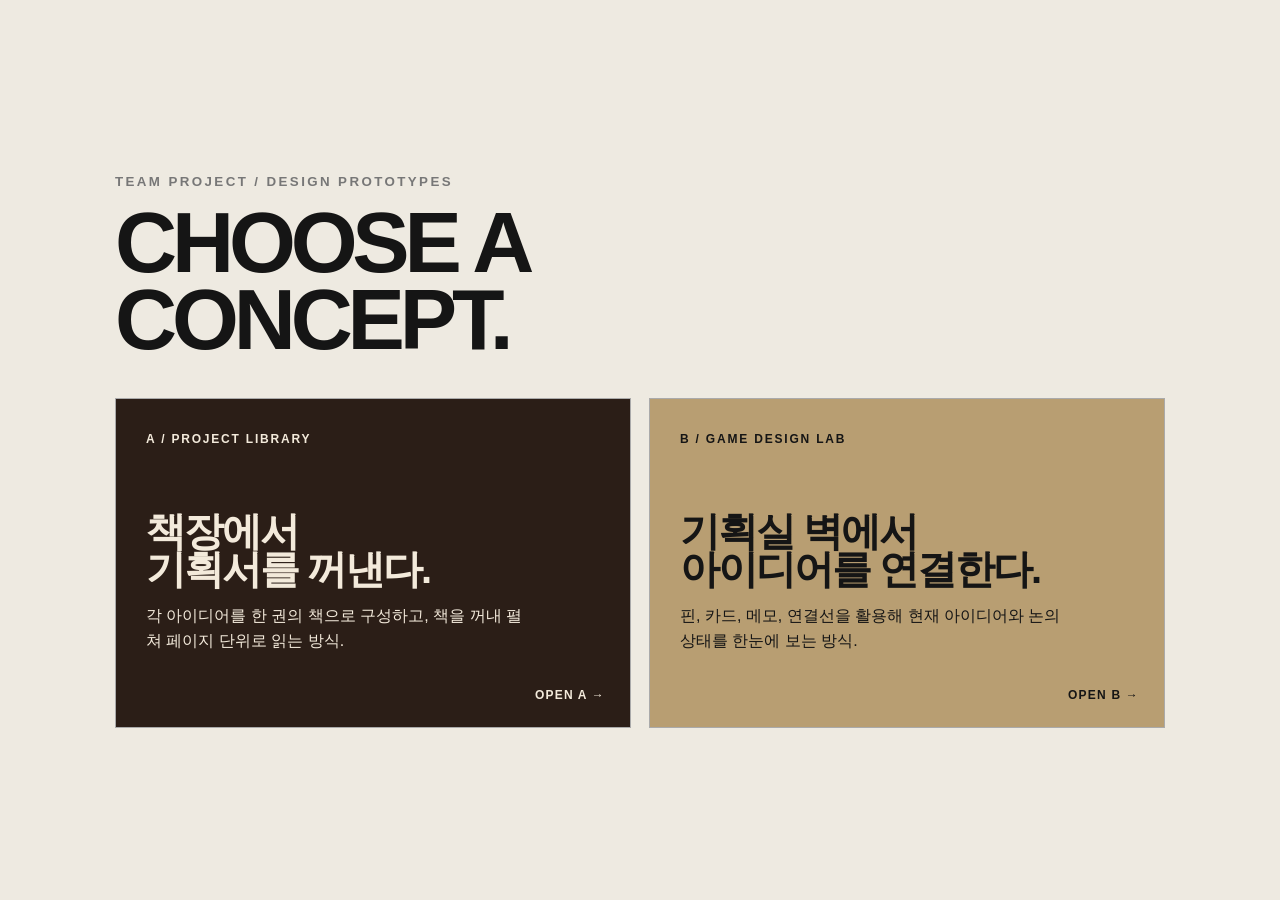
<file: index.html>
<!doctype html><html lang="ko"><head><meta charset="utf-8"><meta name="viewport" content="width=device-width,initial-scale=1"><title>Team Project Concept — Design A/B</title><style>
*{box-sizing:border-box}body{margin:0;min-height:100vh;font-family:Arial,sans-serif;background:#eeeae1;color:#151515;display:grid;place-items:center}.wrap{width:min(1050px,90vw)}small{font-weight:800;letter-spacing:.18em;color:#777}h1{font-size:clamp(44px,7vw,86px);line-height:.9;letter-spacing:-.06em;margin:14px 0 40px}.grid{display:grid;grid-template-columns:1fr 1fr;gap:18px}.card{display:block;color:inherit;text-decoration:none;padding:30px;min-height:330px;border:1px solid #aaa;background:#f7f4ec;position:relative;overflow:hidden;transition:.25s}.card:hover{transform:translateY(-6px);box-shadow:0 20px 40px #0002}.card.a{background:#2b1e17;color:#f3eadb}.card.b{background:#b89e72}.num{font-size:12px;font-weight:800;letter-spacing:.15em}.card h2{font-size:40px;line-height:.95;margin:65px 0 12px;letter-spacing:-.05em}.card p{max-width:390px;line-height:1.55}.go{position:absolute;right:25px;bottom:25px;font-weight:800;font-size:12px;letter-spacing:.1em}@media(max-width:700px){.grid{grid-template-columns:1fr}}
</style></head><body><main class="wrap"><small>TEAM PROJECT / DESIGN PROTOTYPES</small><h1>CHOOSE A<br>CONCEPT.</h1><div class="grid"><a class="card a" href="A_LIBRARY/index.html"><span class="num">A / PROJECT LIBRARY</span><h2>책장에서<br>기획서를 꺼낸다.</h2><p>각 아이디어를 한 권의 책으로 구성하고, 책을 꺼내 펼쳐 페이지 단위로 읽는 방식.</p><span class="go">OPEN A →</span></a><a class="card b" href="B_DESIGN_LAB/index.html"><span class="num">B / GAME DESIGN LAB</span><h2>기획실 벽에서<br>아이디어를 연결한다.</h2><p>핀, 카드, 메모, 연결선을 활용해 현재 아이디어와 논의 상태를 한눈에 보는 방식.</p><span class="go">OPEN B →</span></a></div></main></body></html>
</file>
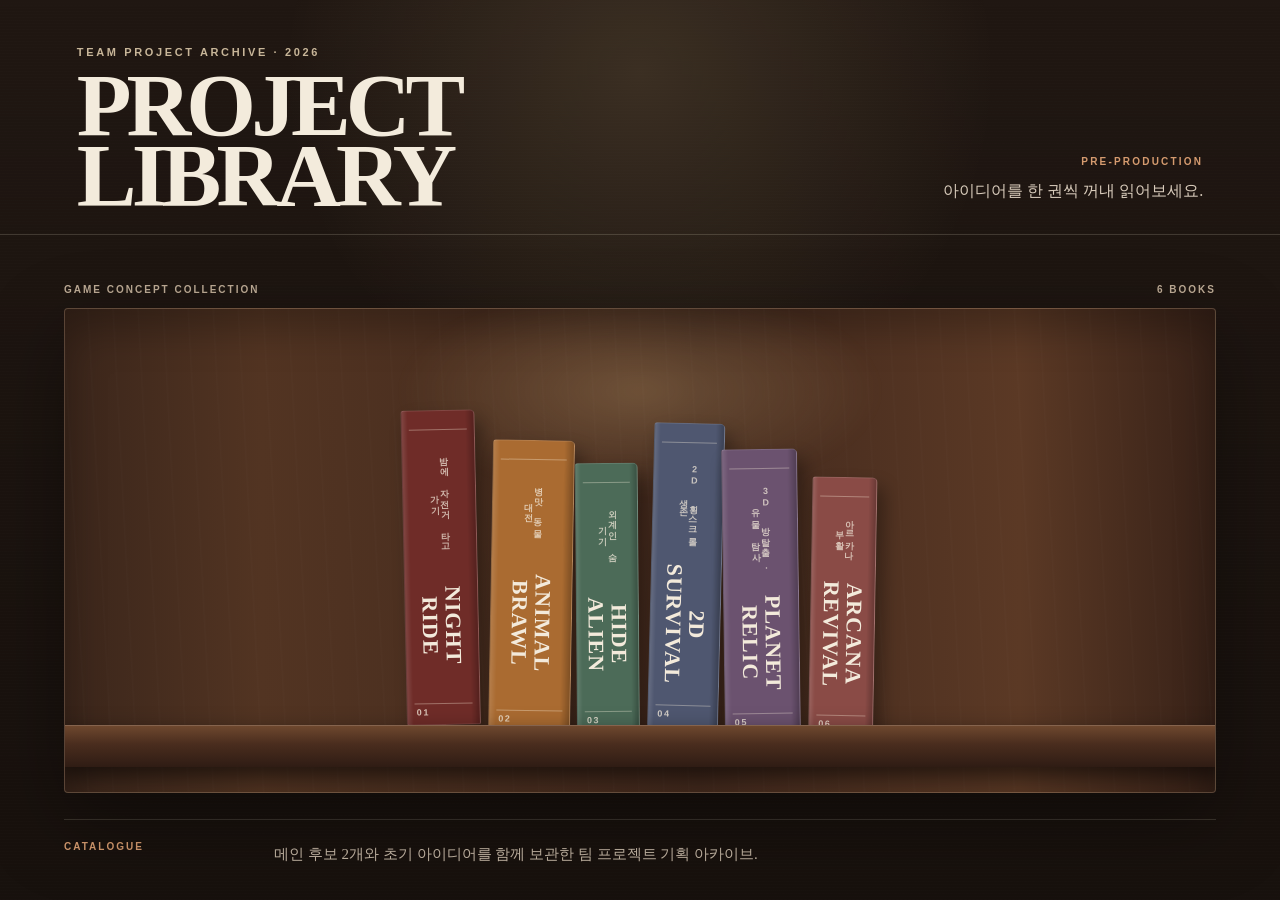
<file: A_LIBRARY/index.html>
<!doctype html>
<html lang="ko">
<head>
  <meta charset="utf-8" />
  <meta name="viewport" content="width=device-width, initial-scale=1" />
  <title>Project Library — Team Game Concepts</title>
  <meta name="description" content="팀 프로젝트 아이디어를 책장과 기획서 책으로 탐색하는 인터랙티브 컨셉 페이지" />
  <link rel="stylesheet" href="style.css" />
</head>
<body>
  <div class="ambient" aria-hidden="true"></div>
  <header class="library-header">
    <div>
      <span class="micro">TEAM PROJECT ARCHIVE · 2026</span>
      <h1>PROJECT<br>LIBRARY</h1>
    </div>
    <div class="header-note">
      <span>PRE-PRODUCTION</span>
      <strong>아이디어를 한 권씩 꺼내 읽어보세요.</strong>
    </div>
  </header>

  <main>
    <section class="library-room" id="library-room" aria-label="아이디어 책장">
      <div class="shelf-sign">
        <span>GAME CONCEPT COLLECTION</span>
        <span id="book-count">6 BOOKS</span>
      </div>
      <div class="shelf-stage">
        <div class="shelf-lamp" aria-hidden="true"></div>
        <div class="books" id="books"></div>
        <div class="shelf-plank"></div>
      </div>
      <div class="catalogue">
        <span>CATALOGUE</span>
        <p>메인 후보 2개와 초기 아이디어를 함께 보관한 팀 프로젝트 기획 아카이브.</p>
      </div>
    </section>
  </main>

  <div class="book-overlay" id="book-overlay" aria-hidden="true">
    <button class="overlay-close" id="overlay-close" type="button" aria-label="책 닫기">×</button>
    <div class="book-scene">
      <div class="book-shell" id="book-shell">
        <div class="cover" id="cover">
          <div class="cover-inner">
            <span class="cover-index" id="cover-index">BOOK 01</span>
            <div>
              <small>TEAM PROJECT ARCHIVE</small>
              <h2 id="cover-title">NIGHT RIDE</h2>
              <p id="cover-subtitle">밤에 자전거 타고 가기</p>
            </div>
            <span class="cover-year">2026 · CONCEPT</span>
          </div>
        </div>

        <div class="back-cover" id="back-cover" aria-hidden="true">
          <div class="back-cover-inner">
            <span class="back-cover-mark">TEAM PROJECT ARCHIVE</span>
            <div class="back-cover-copy">
              <small>END OF CONCEPT BOOK</small>
              <h2 id="back-cover-title">NIGHT RIDE</h2>
              <p id="back-cover-subtitle">밤에 자전거 타고 가기</p>
            </div>
            <div class="back-cover-footer">
              <div class="archive-stamp">ARCHIVE<br><strong id="back-cover-number">01</strong></div>
              <div class="book-barcode" aria-hidden="true"><i></i><i></i><i></i><i></i><i></i><i></i><i></i><i></i><i></i><i></i></div>
              <span>2026 · PRE-PRODUCTION</span>
            </div>
          </div>
        </div>

        <div class="open-book" id="open-book">
          <div class="page left-page">
            <div class="paper-noise" aria-hidden="true"></div>
            <div class="page-head">
              <span id="spread-section-left">REFERENCE</span>
              <span id="left-page-no">01</span>
            </div>
            <div class="visual-frame" id="visual-frame"></div>
            <div class="visual-caption" id="visual-caption">CONCEPT VISUAL</div>
          </div>
          <div class="book-gutter" aria-hidden="true"></div>
          <div class="page right-page">
            <div class="paper-noise" aria-hidden="true"></div>
            <div class="page-head">
              <span id="spread-section-right">OVERVIEW</span>
              <span id="right-page-no">02</span>
            </div>
            <div class="page-copy">
              <span class="chapter" id="chapter">CHAPTER 01</span>
              <h3 id="spread-title">밤길에서 만나는 이상현상</h3>
              <p class="lead" id="spread-lead"></p>
              <div class="body-copy" id="spread-body"></div>
            </div>
          </div>
        </div>
      </div>
    </div>

    <div class="cover-controls" id="cover-controls">
      <button class="open-this-book" id="open-this-book" type="button">OPEN THIS BOOK →</button>
      <button class="cover-return" id="cover-return" type="button">RETURN TO SHELF</button>
    </div>

    <div class="back-cover-controls" id="back-cover-controls">
      <button id="back-to-last-page" type="button">← BACK TO LAST PAGE</button>
      <button id="shelve-from-back" type="button">RETURN THIS BOOK TO SHELF</button>
    </div>

    <div class="reader-controls">
      <button id="prev-spread" type="button">← PREV</button>
      <div class="spread-status">
        <span id="reader-title">NIGHT RIDE</span>
        <strong id="spread-count">01 / 04</strong>
      </div>
      <button id="next-spread" type="button">NEXT →</button>
    </div>
    <button class="return-book" id="return-book" type="button">RETURN THIS BOOK TO SHELF</button>
  </div>

  <dialog class="visual-viewer" id="visual-viewer" aria-labelledby="viewer-title">
    <header class="viewer-header">
      <h2 id="viewer-title">이미지 크게 보기</h2>
      <div class="viewer-actions">
        <button id="viewer-zoom" type="button" aria-pressed="false">원본 크기</button>
        <button id="viewer-close" type="button" aria-label="확대 보기 닫기">닫기 ×</button>
      </div>
    </header>
    <div class="viewer-content" id="viewer-content"></div>
  </dialog>
  <script src="script.js"></script>
</body>
</html>
</file>
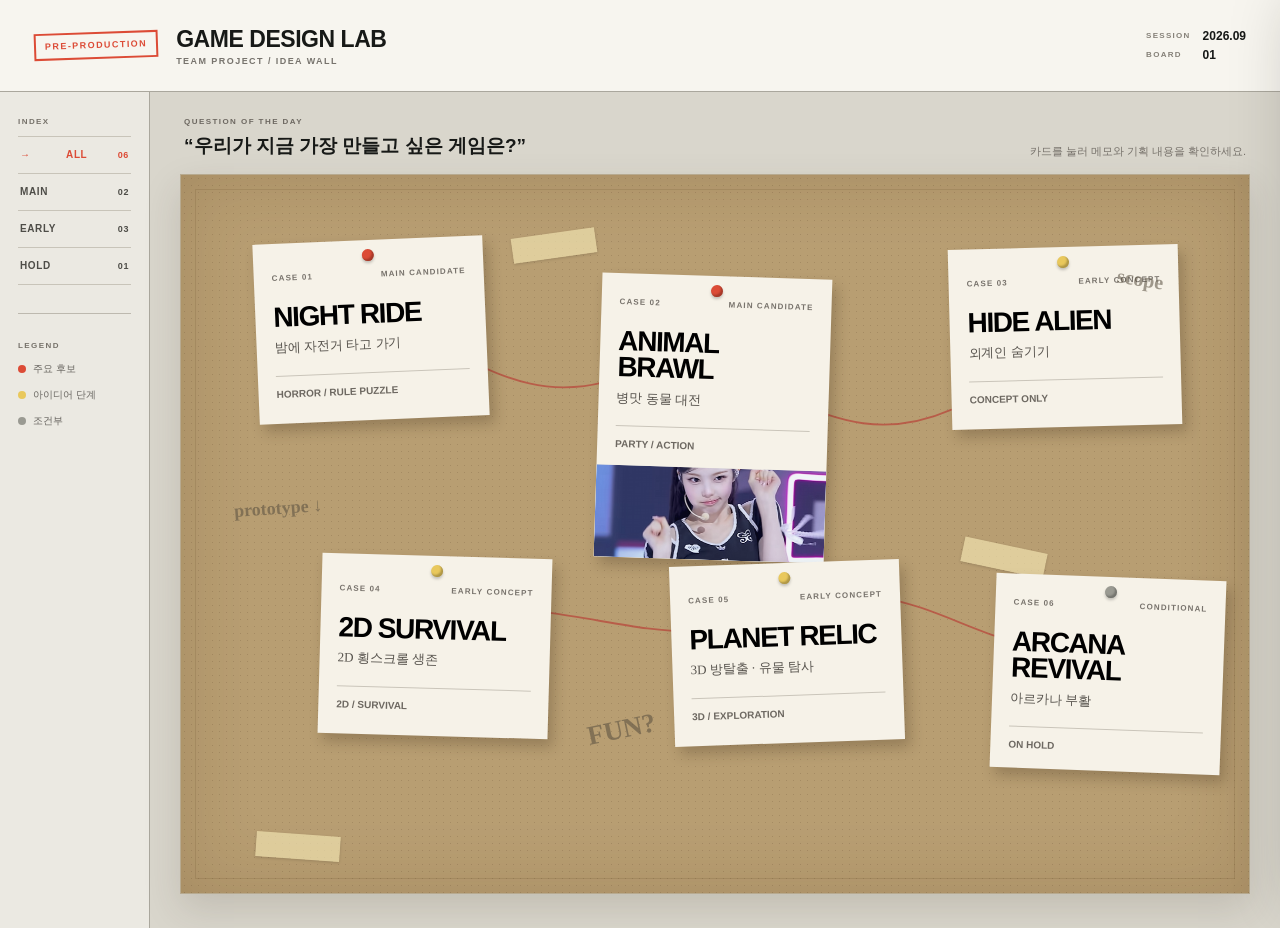
<file: B_DESIGN_LAB/index.html>
<!doctype html>
<html lang="ko">
<head>
  <meta charset="utf-8" />
  <meta name="viewport" content="width=device-width, initial-scale=1" />
  <title>Game Design Lab — Team Concept Board</title>
  <meta name="description" content="팀 게임 아이디어를 기획실 보드처럼 탐색하는 인터랙티브 컨셉 페이지" />
  <link rel="stylesheet" href="style.css" />
</head>
<body>
  <header class="lab-header">
    <div class="lab-brand">
      <span class="stamp">PRE-PRODUCTION</span>
      <div><strong>GAME DESIGN LAB</strong><small>TEAM PROJECT / IDEA WALL</small></div>
    </div>
    <div class="lab-meta"><span>SESSION</span><strong>2026.09</strong><span>BOARD</span><strong>01</strong></div>
  </header>

  <main class="workspace">
    <aside class="tool-rail">
      <span class="rail-title">INDEX</span>
      <button class="filter active" data-filter="all">ALL <b>06</b></button>
      <button class="filter" data-filter="main">MAIN <b>02</b></button>
      <button class="filter" data-filter="early">EARLY <b>03</b></button>
      <button class="filter" data-filter="hold">HOLD <b>01</b></button>
      <div class="rail-rule"></div>
      <span class="rail-title">LEGEND</span>
      <div class="legend"><i class="dot red"></i> 주요 후보</div>
      <div class="legend"><i class="dot yellow"></i> 아이디어 단계</div>
      <div class="legend"><i class="dot gray"></i> 조건부</div>
    </aside>

    <section class="board-shell">
      <div class="board-topline">
        <div><span>QUESTION OF THE DAY</span><strong>“우리가 지금 가장 만들고 싶은 게임은?”</strong></div>
        <p>카드를 눌러 메모와 기획 내용을 확인하세요.</p>
      </div>
      <div class="board" id="board">
        <svg class="strings" viewBox="0 0 1400 780" preserveAspectRatio="none" aria-hidden="true">
          <path d="M170 200 C 330 120, 390 260, 555 225"/>
          <path d="M565 235 C 760 165, 830 320, 1010 255"/>
          <path d="M260 510 C 455 410, 625 550, 790 470"/>
          <path d="M800 475 C 965 405, 1085 570, 1220 490"/>
        </svg>
        <div class="tape tape-a"></div><div class="tape tape-b"></div><div class="tape tape-c"></div>
        <div id="cards"></div>
        <div class="scribble s1">FUN?</div><div class="scribble s2">scope</div><div class="scribble s3">prototype ↓</div>
      </div>
    </section>
  </main>

  <aside class="dossier" id="dossier" aria-hidden="true">
    <button class="dossier-close" id="dossier-close" type="button">CLOSE ×</button>
    <div class="dossier-head">
      <span id="detail-number">CASE 01</span>
      <span id="detail-status">MAIN CANDIDATE</span>
    </div>
    <div class="dossier-hero">
      <div class="detail-visual" id="detail-visual"></div>
      <div class="detail-title">
        <span id="detail-type">HORROR / PUZZLE</span>
        <h1 id="detail-name">NIGHT RIDE</h1>
        <p id="detail-ko">밤에 자전거 타고 가기</p>
      </div>
    </div>
    <div class="dossier-grid">
      <section>
        <span class="section-label">CONCEPT NOTE</span>
        <p class="big-note" id="detail-summary"></p>
      </section>
      <section>
        <span class="section-label">CURRENT NOTES</span>
        <ul id="detail-notes"></ul>
      </section>
      <section>
        <span class="section-label">AVAILABLE / REFERENCE</span>
        <div class="resource-list" id="detail-resources"></div>
      </section>
      <section>
        <span class="section-label">DISCUSSION</span>
        <div class="questions" id="detail-questions"></div>
      </section>
    </div>
  </aside>
  <div class="scrim" id="scrim"></div>

  <script src="script.js"></script>
</body>
</html>
</file>
<file: A_LIBRARY/style.css>
﻿:root{
  --ink:#241c17; --paper:#efe7d5; --paper2:#e8dcc5; --wood:#5d3c29; --wood2:#38251b;
  --cream:#f3ebdc; --muted:#8e7e6d; --accent:#b24c35; --shadow:rgba(21,12,7,.36);
}
*{box-sizing:border-box} html{scroll-behavior:smooth} body{margin:0;background:#201712;color:var(--cream);font-family:Georgia,"Times New Roman",serif;min-height:100vh;overflow-x:hidden}
button{font:inherit}.ambient{position:fixed;inset:0;pointer-events:none;background:radial-gradient(circle at 50% 8%,rgba(246,213,149,.13),transparent 34%),linear-gradient(180deg,transparent,rgba(0,0,0,.26));z-index:0}.ambient:after{content:"";position:absolute;inset:0;opacity:.16;background-image:repeating-linear-gradient(0deg,rgba(255,255,255,.04) 0 1px,transparent 1px 3px)}
.library-header{position:relative;z-index:1;display:flex;justify-content:space-between;align-items:flex-end;padding:42px 6vw 24px;border-bottom:1px solid rgba(255,244,222,.16)}.micro{font:600 11px/1.2 Arial,sans-serif;letter-spacing:.24em;color:#c8b699}.library-header h1{font-size:clamp(46px,7vw,96px);line-height:.78;margin:10px 0 0;letter-spacing:-.055em}.header-note{max-width:360px;text-align:right;padding-bottom:6px}.header-note span{font:700 10px/1 Arial,sans-serif;letter-spacing:.22em;color:#d59b6f}.header-note strong{display:block;margin-top:10px;font-size:16px;font-weight:400;line-height:1.55;color:#d8cbbb}
.library-room{position:relative;z-index:1;width:min(1180px,90vw);margin:50px auto 80px}.shelf-sign{display:flex;justify-content:space-between;align-items:center;font:700 10px/1 Arial,sans-serif;letter-spacing:.2em;color:#bdab95;margin-bottom:13px}.shelf-stage{position:relative;min-height:485px;border:1px solid rgba(255,234,202,.17);border-radius:4px;background:linear-gradient(90deg,#3b261b,#523422 17%,#42291d 55%,#5b3925 83%,#382218);box-shadow:inset 0 20px 40px rgba(0,0,0,.28),0 28px 80px rgba(0,0,0,.35);padding:86px 46px 56px;overflow:hidden}.shelf-stage:before{content:"";position:absolute;inset:0;opacity:.16;background:repeating-linear-gradient(87deg,transparent 0 22px,rgba(255,255,255,.08) 23px,transparent 25px)}.shelf-lamp{position:absolute;left:50%;top:-28px;width:500px;height:220px;transform:translateX(-50%);background:radial-gradient(ellipse,rgba(255,213,146,.23),transparent 68%);filter:blur(8px)}.books{position:relative;z-index:2;display:flex;align-items:flex-end;justify-content:center;gap:7px;height:330px}.book{position:relative;height:var(--h);width:var(--w);background:linear-gradient(90deg,rgba(255,255,255,.12),transparent 8% 88%,rgba(0,0,0,.24)),var(--book);border-radius:3px 5px 2px 2px;box-shadow:7px 10px 18px rgba(0,0,0,.33);cursor:pointer;transform:translateY(var(--y)) rotate(var(--r));transition:transform .45s cubic-bezier(.2,.8,.2,1),filter .3s,box-shadow .3s;transform-origin:bottom center;border:1px solid rgba(255,255,255,.12);color:#f3eadb;overflow:hidden}.book:before,.book:after{content:"";position:absolute;left:7px;right:7px;height:1px;background:rgba(255,246,225,.34)}.book:before{top:18px}.book:after{bottom:20px}.book:hover,.book:focus-visible{transform:translateY(calc(var(--y) - 28px)) rotate(0deg);filter:brightness(1.08);box-shadow:11px 20px 30px rgba(0,0,0,.45);outline:none}.book-spine{position:absolute;inset:34px 9px 38px;display:flex;align-items:center;justify-content:center;writing-mode:vertical-rl;gap:14px}.book-spine small{font:700 9px/1 Arial,sans-serif;letter-spacing:.16em;opacity:.74}.book-spine strong{font-size:clamp(15px,1.8vw,22px);letter-spacing:.05em}.book-number{position:absolute;bottom:7px;left:9px;font:700 9px/1 Arial,sans-serif;letter-spacing:.18em;opacity:.8}.shelf-plank{position:absolute;left:-10px;right:-10px;bottom:25px;height:42px;background:linear-gradient(#70492f,#4a2d1e 45%,#2f1c14);box-shadow:0 10px 25px rgba(0,0,0,.6),inset 0 1px rgba(255,255,255,.15);z-index:3}.catalogue{display:grid;grid-template-columns:180px 1fr;gap:30px;border-top:1px solid rgba(255,244,222,.15);padding-top:22px;margin-top:26px}.catalogue span{font:700 10px/1 Arial,sans-serif;letter-spacing:.2em;color:#d59b6f}.catalogue p{margin:0;max-width:630px;color:#c4b6a5;font-size:15px;line-height:1.65}
.book-overlay{position:fixed;inset:0;z-index:50;background:rgba(22,14,10,.86);backdrop-filter:blur(14px);display:flex;flex-direction:column;align-items:center;justify-content:center;opacity:0;pointer-events:none;transition:opacity .35s}.book-overlay.open{opacity:1;pointer-events:auto}.overlay-close{position:absolute;top:22px;right:28px;background:none;border:0;color:#f6ead7;font-size:36px;cursor:pointer}.book-scene{width:min(1240px,95vw);perspective:1700px}.book-shell{height:min(690px,74vh);position:relative;transform-style:preserve-3d}.cover{position:absolute;left:50%;top:50%;width:min(460px,42vw);height:min(610px,66vh);transform:translate(-50%,-50%) rotateY(0deg);transform-origin:left center;z-index:5;background:linear-gradient(90deg,rgba(255,255,255,.13),transparent 7% 92%,rgba(0,0,0,.22)),#6d2d26;border-radius:5px 10px 10px 5px;box-shadow:0 34px 70px rgba(0,0,0,.5);transition:transform .85s cubic-bezier(.2,.7,.1,1),opacity .4s .5s}.book-overlay.open .cover{animation:coverIntro .8s .12s both}.book-overlay.reading .cover{transform:translate(-100%,-50%) rotateY(-168deg);opacity:0;visibility:hidden;pointer-events:none;transition:transform .62s cubic-bezier(.2,.7,.1,1),opacity .28s .2s,visibility 0s .62s}.cover-inner{position:absolute;inset:24px;border:1px solid rgba(247,226,193,.55);padding:28px;display:flex;flex-direction:column;justify-content:space-between;text-align:center}.cover-index,.cover-year,.cover small{font:700 10px/1 Arial,sans-serif;letter-spacing:.22em}.cover h2{font-size:clamp(42px,5vw,72px);line-height:.92;margin:16px 0 12px;letter-spacing:-.035em}.cover p{font-size:16px;color:#ead6c4}.open-book{position:absolute;inset:0;display:grid;grid-template-columns:1fr 16px 1fr;opacity:0;transform:scale(.8) rotateX(7deg);transition:opacity .5s .35s,transform .7s .25s;pointer-events:none;filter:drop-shadow(0 28px 34px rgba(0,0,0,.45))}.book-overlay.reading .open-book{opacity:1;transform:scale(1) rotateX(0);pointer-events:auto}.page{position:relative;background:linear-gradient(90deg,var(--paper),#f4ecd9);color:var(--ink);min-height:100%;padding:34px 38px 30px;overflow:hidden}.left-page{border-radius:8px 0 0 8px;box-shadow:inset -14px 0 20px rgba(89,60,37,.13)}.right-page{border-radius:0 8px 8px 0;box-shadow:inset 14px 0 20px rgba(89,60,37,.13)}.paper-noise{position:absolute;inset:0;opacity:.16;pointer-events:none;background-image:repeating-linear-gradient(0deg,rgba(65,42,24,.05) 0 1px,transparent 1px 4px)}.book-gutter{background:linear-gradient(90deg,#b9a88e,#756551 50%,#b9a88e);box-shadow:inset 0 0 9px rgba(0,0,0,.35)}.page-head{position:relative;z-index:1;display:flex;justify-content:space-between;border-bottom:1px solid rgba(55,38,25,.2);padding-bottom:10px;font:700 9px/1 Arial,sans-serif;letter-spacing:.18em;color:#756553}.visual-frame{position:relative;height:calc(100% - 70px);margin-top:18px;border:1px solid rgba(58,39,24,.25);overflow:hidden;background:#28201b}.visual-caption{position:absolute;left:38px;bottom:21px;font:700 9px/1 Arial,sans-serif;letter-spacing:.17em;color:#6c5a49}.night-art{position:absolute;inset:0;background:linear-gradient(#121526 0 46%,#27283a 46% 52%,#2b2924 52%)}.night-art:before{content:"";position:absolute;left:50%;bottom:-10%;width:44%;height:66%;transform:translateX(-50%);background:linear-gradient(88deg,#302d29,#75654d 48%,#302d29 52%);clip-path:polygon(38% 0,62% 0,100% 100%,0 100%);box-shadow:0 0 45px rgba(228,190,117,.08)}.night-art:after{content:"";position:absolute;left:16%;top:13%;width:54px;height:54px;border-radius:50%;background:#d9d4bd;box-shadow:0 0 50px rgba(235,228,191,.34)}.night-art .bike{position:absolute;left:50%;bottom:16%;transform:translateX(-50%);width:84px;height:42px}.night-art .bike:before,.night-art .bike:after{content:"";position:absolute;bottom:0;width:30px;height:30px;border:3px solid #171515;border-radius:50%}.night-art .bike:before{left:0}.night-art .bike:after{right:0}.night-art .bike i{position:absolute;left:27px;top:6px;width:35px;height:3px;background:#171515;transform:rotate(14deg);box-shadow:-7px 10px 0 #171515}.animal-art{position:absolute;inset:0;background:#eee3cf;display:grid;place-items:center}.animal-art img{width:100%;height:100%;object-fit:cover;filter:saturate(.8) contrast(.95)}.abstract-art{position:absolute;inset:0;background:linear-gradient(145deg,var(--art1),var(--art2));display:grid;place-items:center}.abstract-art span{font:800 clamp(56px,9vw,120px)/1 Arial,sans-serif;letter-spacing:-.08em;color:rgba(255,255,255,.13)}.page-copy{position:relative;z-index:2;padding-top:32px;max-width:540px}.chapter{font:700 9px/1 Arial,sans-serif;letter-spacing:.2em;color:#a04a35}.page-copy h3{font-size:clamp(32px,3.5vw,56px);line-height:1.02;margin:14px 0 20px;letter-spacing:-.04em}.lead{font-size:17px;line-height:1.75;color:#4b3e33;border-left:3px solid #a04a35;padding-left:16px;margin-bottom:24px}.body-copy{font-size:14px;line-height:1.75;color:#4c4037}.body-copy ul{padding-left:18px}.body-copy li{margin:8px 0}.body-copy .chips{display:flex;flex-wrap:wrap;gap:8px;margin-top:18px}.body-copy .chip{font:700 9px/1 Arial,sans-serif;letter-spacing:.1em;border:1px solid #9e8971;border-radius:99px;padding:8px 10px}.reader-controls{display:flex;align-items:center;justify-content:center;gap:32px;margin-top:18px}.reader-controls button,.return-book{border:1px solid rgba(255,239,218,.32);background:rgba(255,255,255,.04);color:#f0e6d6;padding:11px 18px;cursor:pointer;font:700 10px/1 Arial,sans-serif;letter-spacing:.14em}.reader-controls button:hover,.return-book:hover{background:#f0e6d6;color:#2b1e17}.spread-status{text-align:center;min-width:180px}.spread-status span{display:block;font:700 9px/1 Arial,sans-serif;letter-spacing:.16em;color:#c7b59e}.spread-status strong{display:block;margin-top:6px;font-size:15px}.return-book{margin-top:12px;background:transparent;color:#b9a58e}
.reader-controls,.return-book{opacity:0;transform:translateY(8px);pointer-events:none;transition:opacity .28s .5s,transform .28s .5s}
.book-overlay.reading .reader-controls,.book-overlay.reading .return-book{opacity:1;transform:translateY(0);pointer-events:auto}
.reader-controls button:disabled{opacity:.28;cursor:not-allowed;background:transparent;color:#b9a58e}
.reader-controls button:disabled:hover{background:transparent;color:#b9a58e}
.book-spine strong{line-height:1.05;text-orientation:mixed}
.book-spine small{line-height:1.1;text-orientation:upright;writing-mode:vertical-rl}
.open-book.turning .left-page,.open-book.turning .right-page{animation:pageRefresh .22s ease both}
@keyframes pageRefresh{0%{opacity:.58;filter:blur(1px)}100%{opacity:1;filter:blur(0)}}
@keyframes coverIntro{from{transform:translate(-50%,-42%) scale(.75) rotateX(8deg);opacity:0}to{transform:translate(-50%,-50%) scale(1);opacity:1}}
@media (max-width:820px){.library-header{align-items:flex-start;gap:30px}.header-note{display:none}.shelf-stage{padding-left:18px;padding-right:18px;min-height:420px}.books{justify-content:flex-start;overflow-x:auto;padding:0 14px}.book{flex:0 0 auto}.book-shell{height:74vh}.open-book{grid-template-columns:1fr}.left-page{display:none}.book-gutter{display:none}.right-page{border-radius:8px}.reader-controls{gap:10px}.page{padding:26px}.page-copy{padding-top:18px}.catalogue{grid-template-columns:1fr}}


/* v3: cover-first reading flow */
.cover-controls{
  display:flex;
  align-items:center;
  justify-content:center;
  gap:10px;
  margin-top:18px;
  opacity:0;
  transform:translateY(8px);
  pointer-events:none;
  transition:opacity .28s .58s,transform .28s .58s;
}
.book-overlay.open:not(.reading):not(.closing) .cover-controls{
  opacity:1;
  transform:translateY(0);
  pointer-events:auto;
}
.cover-controls button{
  border:1px solid rgba(255,239,218,.34);
  color:#f0e6d6;
  cursor:pointer;
  font:700 10px/1 Arial,sans-serif;
  letter-spacing:.14em;
  padding:12px 20px;
}
.open-this-book{background:#f0e6d6!important;color:#2b1e17!important;min-width:190px}
.open-this-book:hover,.open-this-book:focus-visible{background:#fff7e9!important;outline:2px solid rgba(255,247,233,.3);outline-offset:3px}
.cover-return{background:rgba(255,255,255,.03)}
.cover-return:hover,.cover-return:focus-visible{background:rgba(255,255,255,.1);outline:none}


/* Keep the contents completely hidden until the reader explicitly opens the cover. */
.book-overlay.open:not(.reading) .open-book{opacity:0;transform:scale(.82) rotateX(7deg);pointer-events:none}
.book-overlay.reading .cover-controls{opacity:0;transform:translateY(4px);pointer-events:none;transition-delay:0s}
.book-overlay.reading .cover{transition:transform .78s cubic-bezier(.2,.72,.1,1),opacity .24s .5s,visibility 0s .78s}
.book-overlay.reading .open-book{transition:opacity .38s .17s,transform .72s .1s}
.book-overlay.reading .reader-controls,.book-overlay.reading .return-book{transition-delay:.68s}
.book-overlay.closing .cover-controls,.book-overlay.closing .reader-controls,.book-overlay.closing .return-book{opacity:0!important;pointer-events:none!important;transition-delay:0s!important}
.book-overlay.closing .cover{animation:none}


@media (max-width:820px){
  .cover-controls{margin-top:10px;flex-wrap:wrap}
  .cover-controls button{padding:11px 14px}
  .open-this-book{min-width:170px}
}


/* v4: allow the cover to physically flip after the intro animation. */
.book-overlay.open .cover{animation:coverIntro .72s .10s ease-out}
.book-overlay.open.reading .cover{
  animation:none;
  backface-visibility:hidden;
  transform:translate(-100%,-50%) rotateY(-168deg);
}


/* v5: finish the reading flow with a physical back cover. */
.back-cover{
  position:absolute;
  left:50%;
  top:50%;
  width:min(460px,42vw);
  height:min(610px,66vh);
  transform:translate(-50%,-50%) rotateY(92deg) scale(.94);
  transform-origin:right center;
  z-index:6;
  border-radius:10px 5px 5px 10px;
  background:linear-gradient(270deg,rgba(255,255,255,.12),transparent 7% 92%,rgba(0,0,0,.24)),#6d2d26;
  box-shadow:0 34px 70px rgba(0,0,0,.5);
  opacity:0;
  visibility:hidden;
  pointer-events:none;
  backface-visibility:hidden;
  transition:transform .72s cubic-bezier(.18,.72,.12,1),opacity .3s .18s,visibility 0s .72s;
}
.back-cover-inner{
  position:absolute;
  inset:24px;
  border:1px solid rgba(247,226,193,.48);
  padding:28px;
  display:flex;
  flex-direction:column;
  justify-content:space-between;
  color:#f3e8d7;
}
.back-cover-mark,.back-cover-copy small,.back-cover-footer>span{
  font:700 9px/1 Arial,sans-serif;
  letter-spacing:.2em;
}
.back-cover-mark{text-align:center;opacity:.8}
.back-cover-copy{text-align:left;max-width:310px}
.back-cover-copy small{opacity:.62}
.back-cover-copy h2{font-size:clamp(34px,4.2vw,58px);line-height:.94;letter-spacing:-.035em;margin:18px 0 12px}
.back-cover-copy p{margin:0;font-size:15px;line-height:1.55;color:#ead6c4}
.back-cover-footer{display:grid;grid-template-columns:auto 1fr;grid-template-areas:"stamp barcode" "stamp year";column-gap:24px;align-items:end}
.archive-stamp{grid-area:stamp;width:72px;height:72px;border:1px solid rgba(247,226,193,.54);border-radius:50%;display:grid;place-items:center;text-align:center;font:700 8px/1.35 Arial,sans-serif;letter-spacing:.12em;transform:rotate(-8deg);opacity:.72}
.archive-stamp strong{display:block;font-size:18px;letter-spacing:.04em}
.book-barcode{grid-area:barcode;height:38px;display:flex;gap:3px;align-items:stretch;justify-content:flex-end;opacity:.62}
.book-barcode i{display:block;background:#f0dfca;width:2px}
.book-barcode i:nth-child(2n){width:4px}.book-barcode i:nth-child(3n){width:1px}.book-barcode i:nth-child(5n){width:6px}
.back-cover-footer>span{grid-area:year;text-align:right;margin-top:10px;opacity:.72}


.book-overlay.back-cover-view .open-book{
  opacity:0;
  transform:scale(.84) rotateX(5deg) rotateY(-4deg);
  pointer-events:none;
  transition:opacity .26s,transform .62s cubic-bezier(.22,.7,.1,1);
}
.book-overlay.back-cover-view .back-cover{
  opacity:1;
  visibility:visible;
  transform:translate(-50%,-50%) rotateY(0deg) scale(1);
  pointer-events:auto;
  transition:transform .72s .18s cubic-bezier(.18,.72,.12,1),opacity .3s .18s,visibility 0s;
}
.book-overlay.back-cover-view .reader-controls,
.book-overlay.back-cover-view .return-book{
  opacity:0!important;
  transform:translateY(8px)!important;
  pointer-events:none!important;
  transition-delay:0s!important;
}
.back-cover-controls{
  display:flex;
  align-items:center;
  justify-content:center;
  gap:10px;
  margin-top:18px;
  opacity:0;
  transform:translateY(8px);
  pointer-events:none;
  transition:opacity .28s,transform .28s;
}
.back-cover-controls button{
  border:1px solid rgba(255,239,218,.34);
  background:rgba(255,255,255,.04);
  color:#f0e6d6;
  cursor:pointer;
  font:700 10px/1 Arial,sans-serif;
  letter-spacing:.14em;
  padding:12px 18px;
}
.back-cover-controls button:hover,.back-cover-controls button:focus-visible{background:#f0e6d6;color:#2b1e17;outline:none}
.book-overlay.back-cover-view .back-cover-controls{
  opacity:1;
  transform:translateY(0);
  pointer-events:auto;
  transition-delay:.62s;
}
.book-overlay.closing .back-cover,.book-overlay.closing .back-cover-controls{opacity:0!important;pointer-events:none!important;transition-delay:0s!important}


@media (max-width:820px){
  .back-cover{width:min(460px,82vw);height:min(610px,68vh)}
  .back-cover-controls{flex-wrap:wrap;margin-top:10px}
  .back-cover-controls button{padding:11px 14px}
}




.poster-art{position:absolute;inset:0;background:#111;display:grid;place-items:center;overflow:hidden}
.poster-art img{width:100%;height:100%;object-fit:cover;filter:contrast(.96) saturate(.92)}
.event-board{position:absolute;inset:0;background:linear-gradient(180deg,#eee2cc,#e7d6bb);display:grid;grid-template-columns:1fr;gap:10px;padding:18px}
.event-board div{display:grid;grid-template-columns:54px 1fr;align-items:center;gap:12px;border:1px solid rgba(78,53,40,.18);background:rgba(255,255,255,.48);padding:14px 12px;box-shadow:0 8px 18px rgba(0,0,0,.04)}
.event-board b{display:grid;place-items:center;width:42px;height:42px;border-radius:50%;background:#6f2c28;color:#f8efdf;font:800 14px/1 Arial,sans-serif}
.event-board span{font:700 14px/1.4 Arial,sans-serif;color:#3a2a22}


/* v7 — centered book, structured 14-spread Night Ride document */
.book-overlay{display:block}
.book-scene{position:absolute;left:50%;top:54%;width:min(1240px,95vw);transform:translate(-50%,-50%)}
.book-shell{height:min(690px,72vh)}
.cover-controls,.reader-controls,.back-cover-controls{position:absolute;left:50%;bottom:5.6vh;margin:0;transform:translate(-50%,8px)}
.return-book{position:absolute;left:50%;bottom:1.8vh;margin:0;transform:translateX(-50%)}
.book-overlay.open:not(.reading):not(.closing) .cover-controls{transform:translate(-50%,0)}
.book-overlay.reading .reader-controls{transform:translate(-50%,0)}
.book-overlay.back-cover-view .back-cover-controls{transform:translate(-50%,0)}
.book-overlay.reading .return-book{transform:translateX(-50%)}
.book-overlay.back-cover-view .return-book{opacity:0!important;pointer-events:none!important}
.overview-poster img{object-fit:contain;background:#0f0d0b}
.flow-art{position:absolute;inset:0;padding:26px 36px;background:radial-gradient(circle at 50% 0,#3d2d23,#1b1512 66%);display:flex;flex-direction:column;justify-content:center;gap:7px}
.flow-art div{display:grid;grid-template-columns:46px 1fr;align-items:center;gap:13px;padding:12px 14px;border:1px solid rgba(247,229,199,.22);background:rgba(255,255,255,.045);color:#f4eadb}
.flow-art b{display:grid;place-items:center;width:36px;height:36px;border-radius:50%;background:#7a302b;font:800 11px/1 Arial,sans-serif}
.flow-art span{font:700 15px/1.3 Arial,sans-serif;letter-spacing:.02em}
.flow-art i{text-align:center;color:#c6a27b;font:400 18px/1 Georgia,serif}
.event-art{position:absolute;inset:0;background:#14110f;overflow:hidden}
.event-art img{width:100%;height:100%;object-fit:contain;display:block}
.event-art:after{content:"";position:absolute;inset:0;background:linear-gradient(180deg,transparent 85%,rgba(0,0,0,.4));pointer-events:none}
.event-art span{pointer-events:none;position:absolute;left:18px;bottom:16px;z-index:2;color:#f7ead8;font:800 10px/1 Arial,sans-serif;letter-spacing:.18em;border:1px solid rgba(255,255,255,.38);padding:8px 10px;background:rgba(32,18,14,.45)}
.event-detail{display:grid;gap:12px;margin-top:8px}
.event-detail section{border-top:1px solid rgba(73,49,34,.18);padding-top:10px}
.event-detail b{display:block;font:800 10px/1 Arial,sans-serif;letter-spacing:.16em;color:#9c3d32;margin-bottom:6px}
.event-detail p{margin:0;font-size:13px;line-height:1.62;color:#493c33}
.book-overlay.reading .page-copy{padding-top:26px}
.book-overlay.reading .page-copy h3{font-size:clamp(30px,3.1vw,50px);margin-bottom:16px}
.book-overlay.reading .lead{font-size:15px;line-height:1.65;margin-bottom:16px}


@media (max-height:820px) and (min-width:821px){
  .book-scene{top:52%}
  .book-shell{height:64vh}
  .cover{height:min(560px,60vh)}
  .back-cover{height:min(560px,60vh)}
  .reader-controls,.cover-controls,.back-cover-controls{bottom:4.8vh}
  .return-book{bottom:1vh}
}
@media (max-width:820px){
  .book-scene{position:absolute;top:49%;width:94vw}
  .cover-controls,.reader-controls,.back-cover-controls{bottom:5vh}
  .return-book{bottom:1.2vh}
  .event-detail p{font-size:12px}
}


/* Responsive reading and an accessible, in-page visual viewer. */
body.book-is-open{overflow:hidden}
.left-page{display:flex;flex-direction:column;min-height:0;min-width:0}
.left-page .page-head{flex:none}
.visual-frame{flex:1;min-height:0;height:auto}
.visual-caption{position:static;flex:none;margin-top:12px;line-height:1.5;overflow-wrap:anywhere}
.right-page{overflow-y:auto;min-height:0}
.visual-expand{display:block;position:relative;width:100%;height:100%;padding:0;border:0;background:transparent;color:inherit;text-align:initial;cursor:zoom-in}
.visual-expand:focus-visible{outline:3px solid #f7ead8;outline-offset:-4px}
.visual-expand-hint{position:absolute;right:10px;top:10px;pointer-events:none;padding:7px 9px;border-radius:4px;background:#17120de0;color:#f4eadb;font:12px/1.4 Arial,sans-serif}
.poster-art img,.animal-art img{object-fit:contain}
.flow-art{overflow-y:auto;justify-content:flex-start;padding:38px 20px 18px;gap:5px}
.flow-art div{flex:0 0 auto;padding:8px 12px}
.flow-art i{flex:0 0 auto}
.visual-viewer{width:calc(100% - 24px);max-width:1400px;height:calc(100% - 24px);height:calc(100dvh - 24px);max-height:calc(100% - 24px);padding:0;border:1px solid #74614c;border-radius:12px;background:#15110e;color:#f4eadb;overflow:hidden}
.visual-viewer[open]{display:flex;flex-direction:column}
.visual-viewer::backdrop{background:#090706eb;backdrop-filter:blur(8px)}
.viewer-header{display:flex;align-items:center;justify-content:space-between;gap:12px;padding:14px 18px;border-bottom:1px solid #ffffff24;flex:none}
.viewer-header h2{font:600 17px/1.4 Arial,sans-serif;margin:0;overflow-wrap:anywhere}
.viewer-actions{display:flex;gap:8px;flex:none}
.viewer-actions button{min-height:44px;padding:8px 12px;border:1px solid #ffffff55;border-radius:6px;background:#30261f;color:#f4eadb;cursor:pointer;font:13px/1.3 Arial,sans-serif}
.viewer-actions button:focus-visible{outline:2px solid #f4eadb;outline-offset:2px}
.viewer-content{flex:1;min-height:0;overflow:auto;overscroll-behavior:contain;padding:12px}
.viewer-content>img{display:block;width:100%;height:100%;object-fit:contain;filter:none}
.viewer-content.original-size>img{width:auto;height:auto;max-width:none;max-height:none;margin:0 auto}
.viewer-content>.flow-art{position:relative;inset:auto;width:min(600px,100%);height:auto;min-height:100%;margin:auto;overflow:visible;justify-content:center;padding:20px;gap:8px}
.viewer-content>.flow-art div{padding:12px 14px}
.viewer-content>.abstract-art{position:relative;inset:auto;min-height:100%}
@media(max-width:820px){
  .cover,.back-cover{width:min(460px,82vw)}
  .book-overlay.reading:not(.back-cover-view) .book-scene{top:60px;bottom:calc(112px + env(safe-area-inset-bottom,0px));left:3vw;width:94vw;transform:none;perspective:none}
  .book-overlay.reading:not(.back-cover-view) .book-shell{height:100%;transform-style:flat}
  .open-book{display:block;overflow-y:auto;overflow-x:hidden;overscroll-behavior:contain;border-radius:8px}
  .page{min-height:0;padding:20px;overflow:visible}
  .left-page{display:flex;border-radius:8px 8px 0 0}
  .right-page{border-radius:0 0 8px 8px}
  .visual-frame{flex:none;height:auto;overflow:hidden}
  .visual-expand{height:auto}
  .visual-expand .poster-art,.visual-expand .event-art,.visual-expand .animal-art,.visual-expand .flow-art,.visual-expand .abstract-art{position:relative;inset:auto;height:auto}
  .visual-expand img{display:block;width:100%;height:auto;object-fit:contain}
  .visual-expand .flow-art{overflow:visible;padding:46px 14px 20px;gap:7px}
  .visual-expand .flow-art div{padding:10px;grid-template-columns:36px 1fr;gap:10px}
  .visual-expand .abstract-art{aspect-ratio:3/4}
  .visual-caption{margin-top:10px}
  .book-gutter{display:none}
  .reader-controls{width:94vw;gap:6px;bottom:calc(55px + env(safe-area-inset-bottom,0px))}
  .reader-controls button{min-height:44px;padding:10px 12px}
  .spread-status{min-width:0;flex:1}
  .spread-status span{font-size:8px;letter-spacing:.08em}
  .return-book{bottom:calc(8px + env(safe-area-inset-bottom,0px));min-height:40px;white-space:nowrap}
  .overlay-close{top:4px;right:12px;min-width:44px;min-height:44px;z-index:10}
  .viewer-header{padding:10px;gap:8px;flex-wrap:wrap}
  .viewer-header h2{font-size:15px}
  .viewer-actions{margin-left:auto}
  .viewer-content{padding:6px}
}




/* v8 — Napolitan notebook & unrecorded jangseung pages */
.notice-art{position:absolute;inset:0;overflow:hidden;background:linear-gradient(#111725 0 48%,#1f2328 48% 54%,#201b16 54% 100%)}
.notice-art:before{content:"";position:absolute;left:50%;bottom:-6%;width:54%;height:64%;transform:translateX(-50%);background:linear-gradient(88deg,#2b2723,#70614b 48%,#292521 52%);clip-path:polygon(41% 0,59% 0,100% 100%,0 100%)}
.bridge-moon{position:absolute;right:12%;top:10%;width:54px;height:54px;border-radius:50%;background:#e2dcc4;box-shadow:0 0 46px rgba(241,231,188,.28)}
.lamp-post{position:absolute;left:25%;bottom:18%;width:10px;height:56%;background:#181614;box-shadow:0 0 0 1px rgba(255,255,255,.04)}
.lamp-post:before{content:"";position:absolute;left:-2px;top:-5px;width:50px;height:7px;background:#181614}
.lamp-post i{position:absolute;left:31px;top:-8px;width:24px;height:14px;border-radius:3px;background:#e7c98a;box-shadow:0 0 34px rgba(239,198,118,.5)}
.lamp-post span{position:absolute;left:10px;top:12%;width:4px;height:74%;background:rgba(255,219,153,.08);transform:skewX(-9deg)}
.notice-paper{position:absolute;left:31%;top:25%;width:44%;min-height:48%;padding:22px 20px 18px;background:#e7dcc5;color:#3d2d21;box-shadow:0 13px 28px rgba(0,0,0,.45);transform:rotate(-2deg);border:1px solid rgba(70,45,29,.25)}
.notice-paper:before{content:"";position:absolute;left:50%;top:-10px;width:54px;height:18px;transform:translateX(-50%) rotate(1deg);background:#b7a079aa}
.notice-paper b{display:block;text-align:center;font:800 19px/1.3 "Noto Sans KR",sans-serif;border-bottom:1px solid rgba(70,45,29,.25);padding-bottom:10px;margin-bottom:13px}
.notice-paper p{margin:0;text-align:center;font:600 13px/1.65 "Noto Sans KR",sans-serif}.notice-paper p strong{color:#7a302b}
.notice-paper small{display:block;text-align:right;margin-top:16px;font:700 10px/1.3 "Noto Sans KR",sans-serif}
.notebook-box{position:absolute;right:12%;bottom:16%;padding:13px 18px;background:#4e4034;border:1px solid #8a745f;color:#eadfcf;font:700 11px/1 Arial,sans-serif;letter-spacing:.12em;box-shadow:0 12px 22px rgba(0,0,0,.35)}
.notebook-art{position:absolute;inset:0;overflow:hidden;background:radial-gradient(circle at 50% 40%,#3f3128,#17120f 72%)}
.notebook-cover{position:absolute;left:50%;top:50%;width:58%;height:70%;transform:translate(-50%,-50%) rotate(-2deg);background:linear-gradient(90deg,#4c2c24,#704238 8%,#5b342c 12%,#5b342c 100%);border-radius:4px 10px 10px 4px;box-shadow:0 28px 45px rgba(0,0,0,.55);border:1px solid #8e665b;padding:36px 30px;color:#efe2d3;display:flex;flex-direction:column;justify-content:space-between;text-align:center}
.notebook-cover:before{content:"";position:absolute;inset:16px;border:1px solid rgba(239,226,211,.35);pointer-events:none}
.notebook-cover small,.notebook-cover span{font:700 9px/1.5 Arial,sans-serif;letter-spacing:.16em}.notebook-cover b{font:800 28px/1.2 "Noto Sans KR",sans-serif;letter-spacing:-.04em}
.pencil-note{position:absolute;right:5%;top:18%;padding:10px 12px;background:#e7dcc8;color:#4b3b2d;font:700 12px/1.4 "Noto Sans KR",sans-serif;transform:rotate(6deg);box-shadow:0 9px 18px rgba(0,0,0,.27)}
.pencil-note.second{left:5%;right:auto;top:auto;bottom:16%;transform:rotate(-7deg);color:#7a302b}
.rulebook-detail{display:grid;gap:7px;margin-top:4px}.rulebook-detail section{display:grid;grid-template-columns:34px 1fr;gap:10px;padding:7px 0;border-top:1px solid rgba(73,49,34,.16)}.rulebook-detail section:first-child{border-top:0;padding-top:0}.rulebook-detail b{font:900 10px/1 Arial,sans-serif;color:#9c3d32;padding-top:3px;letter-spacing:.08em}.rulebook-detail strong{display:block;font-size:12px;line-height:1.48;color:#3e3028}.rulebook-detail p{margin:3px 0 0;font-size:10.5px;line-height:1.5;color:#79695b}
.jangseung-art{position:absolute;inset:0;overflow:hidden;background:linear-gradient(#101522 0 44%,#191c20 44% 52%,#17130f 52% 100%)}
.jangseung-art:before{content:"";position:absolute;left:50%;bottom:-10%;width:58%;height:69%;transform:translateX(-50%);background:linear-gradient(88deg,#292622,#675945 48%,#28231f 52%);clip-path:polygon(42% 0,58% 0,100% 100%,0 100%)}
.road-glow{position:absolute;left:50%;bottom:0;width:36%;height:63%;transform:translateX(-50%);background:linear-gradient(180deg,rgba(231,197,127,.11),rgba(231,197,127,0));clip-path:polygon(40% 0,60% 0,100% 100%,0 100%)}
.jangseung{position:absolute;bottom:20%;width:50px;height:48%;background:linear-gradient(90deg,#5c351f,#8a5430 44%,#55301d);border-radius:45% 45% 10% 10% / 15% 15% 4% 4%;box-shadow:0 18px 26px rgba(0,0,0,.4);transform-origin:50% 100%}
.jangseung:before{content:"";position:absolute;left:8px;right:8px;top:7%;height:16%;border-top:5px solid #251712;border-bottom:4px solid #251712;border-radius:50%}
.jangseung i:before,.jangseung i:after{content:"";position:absolute;top:13%;width:6px;height:6px;border-radius:50%;background:#160f0c;box-shadow:0 0 8px rgba(177,45,35,.6)}.jangseung i:before{left:13px}.jangseung i:after{right:13px}.jangseung b{position:absolute;left:50%;top:30%;transform:translateX(-50%);writing-mode:vertical-rl;color:#21130e;font:900 13px/1 "Noto Sans KR",sans-serif;letter-spacing:.08em}
.post-a{left:22%;transform:rotate(-4deg)}.post-b{right:22%;transform:rotate(4deg)}.post-b.turned{filter:saturate(.65) contrast(1.12);box-shadow:0 20px 32px rgba(0,0,0,.52),0 0 22px rgba(115,32,25,.12)}
.jangseung-caption{position:absolute;left:50%;bottom:7%;transform:translateX(-50%);width:72%;padding:11px 14px;text-align:center;color:#eadbc8;background:rgba(20,13,10,.76);border:1px solid rgba(255,255,255,.16);font:600 12px/1.5 "Noto Sans KR",sans-serif}.jangseung-caption strong{color:#d56a58}
.unrecorded-note{padding:12px 14px;border:1px solid rgba(128,50,40,.25);background:#f0e1c8;margin-bottom:10px}.unrecorded-note p{margin:0 0 8px;font-size:11px;line-height:1.55;color:#5a493b}.unrecorded-note strong{display:block;color:#8b3029;font-size:12px}.traveller-records{display:grid;gap:7px}.traveller-records section{padding:8px 10px;background:#f2ead8;border-left:3px solid #7a5540;transform:rotate(-.15deg)}.traveller-records section:nth-child(even){transform:rotate(.2deg);background:#eadfc9}.traveller-records b{display:block;margin-bottom:4px;font:800 9px/1 Arial,sans-serif;letter-spacing:.08em;color:#8b3b32}.traveller-records p{margin:0;font-size:10.5px;line-height:1.5;color:#44362d}
.viewer-content>.notice-art,.viewer-content>.notebook-art,.viewer-content>.jangseung-art{position:relative;inset:auto;width:min(720px,100%);height:min(78vh,760px);min-height:520px;margin:auto}
@media(max-width:820px){.notice-paper{left:23%;width:60%;padding:16px 14px}.notice-paper b{font-size:16px}.notice-paper p{font-size:11px}.notebook-cover{width:72%;height:72%;padding:28px 22px}.notebook-cover b{font-size:22px}.pencil-note{font-size:10px}.rulebook-detail p{font-size:11px}.rulebook-detail strong{font-size:12px}.jangseung{height:45%;width:44px}.post-a{left:15%}.post-b{right:15%}.traveller-records p{font-size:11px}}
</file>
<file: B_DESIGN_LAB/style.css>
:root{--paper:#f2f0e9;--ink:#171917;--line:#c9c5b9;--red:#dc4b36;--yellow:#e9c85c;--blue:#83a9b7;--green:#89a58f;--gray:#9a9a92}
*{box-sizing:border-box}html{background:#dfddd5}body{margin:0;color:var(--ink);font-family:Arial,"Noto Sans KR",sans-serif;background:var(--paper);min-height:100vh}.lab-header{height:92px;display:flex;align-items:center;justify-content:space-between;padding:0 34px;border-bottom:1px solid #aaa79d;background:#f7f5ef;position:relative;z-index:4}.lab-brand{display:flex;align-items:center;gap:18px}.stamp{border:2px solid var(--red);color:var(--red);padding:7px 9px;font:800 9px/1 Arial;letter-spacing:.16em;transform:rotate(-2deg)}.lab-brand strong{display:block;font-size:23px;letter-spacing:-.02em}.lab-brand small{display:block;margin-top:4px;font:700 9px/1 Arial;letter-spacing:.16em;color:#77736d}.lab-meta{display:grid;grid-template-columns:auto auto;gap:5px 12px;align-items:center}.lab-meta span{font:700 8px/1 Arial;letter-spacing:.16em;color:#858078}.lab-meta strong{font-size:12px}
.workspace{display:grid;grid-template-columns:150px minmax(0,1fr);min-height:calc(100vh - 92px)}.tool-rail{border-right:1px solid #aaa79d;padding:26px 18px;background:#ebe9e2}.rail-title{display:block;font:800 8px/1 Arial;letter-spacing:.18em;color:#76726a;margin:0 0 10px}.filter{width:100%;border:0;border-top:1px solid #c8c4b9;background:none;display:flex;justify-content:space-between;align-items:center;padding:13px 2px;cursor:pointer;font:800 10px/1 Arial;letter-spacing:.06em;color:#4e4d48;text-align:left}.filter:last-of-type{border-bottom:1px solid #c8c4b9}.filter b{font-size:9px}.filter.active{color:var(--red)}.filter.active:before{content:"→";margin-right:5px}.rail-rule{height:1px;background:#bdb9af;margin:28px 0}.legend{font-size:10px;margin:12px 0;display:flex;align-items:center;gap:7px;color:#66635e}.dot{width:8px;height:8px;border-radius:50%;display:inline-block}.red{background:var(--red)}.yellow{background:var(--yellow)}.gray{background:var(--gray)}
.board-shell{min-width:0;padding:26px 30px 34px;background:#d9d6cc}.board-topline{display:flex;align-items:end;justify-content:space-between;margin-bottom:15px;padding:0 4px}.board-topline span{display:block;font:800 8px/1 Arial;letter-spacing:.18em;color:#6d6861;margin-bottom:7px}.board-topline strong{font-size:19px}.board-topline p{font-size:11px;color:#77726b;margin:0}.board{position:relative;height:720px;overflow:hidden;border:1px solid #b7aa90;background-color:#b89e72;background-image:radial-gradient(rgba(70,50,25,.17) .8px,transparent .9px);background-size:7px 7px;box-shadow:inset 0 0 70px rgba(75,48,21,.18),0 15px 35px rgba(61,48,32,.15)}.board:before{content:"";position:absolute;inset:14px;border:1px solid rgba(96,70,35,.16);pointer-events:none}.strings{position:absolute;inset:0;width:100%;height:100%;pointer-events:none;opacity:.7}.strings path{fill:none;stroke:#b84238;stroke-width:2;stroke-linecap:round}.tape{position:absolute;width:84px;height:25px;background:rgba(240,226,174,.7);box-shadow:0 1px 3px rgba(0,0,0,.15);transform:rotate(-8deg)}.tape-a{left:31%;top:58px}.tape-b{right:19%;top:370px;transform:rotate(12deg)}.tape-c{left:7%;bottom:34px;transform:rotate(4deg)}
.idea-card{position:absolute;width:230px;min-height:180px;background:#f6f2e8;border:0;box-shadow:5px 8px 13px rgba(50,35,20,.25);padding:18px;text-align:left;cursor:pointer;transform:rotate(var(--rot));transition:transform .25s,box-shadow .25s,opacity .3s;overflow:hidden}.idea-card:hover,.idea-card:focus-visible{transform:rotate(0deg) scale(1.045);z-index:3;box-shadow:9px 14px 24px rgba(50,35,20,.3);outline:none}.idea-card.hidden{opacity:.08;pointer-events:none;filter:grayscale(1)}.idea-card:before{content:"";position:absolute;width:12px;height:12px;border-radius:50%;background:var(--pin);top:9px;left:50%;transform:translateX(-50%);box-shadow:inset -2px -2px 2px rgba(0,0,0,.25),0 2px 3px rgba(0,0,0,.22)}.idea-card .case{display:flex;justify-content:space-between;margin-top:7px;font:800 8px/1 Arial;letter-spacing:.14em;color:#78736c}.idea-card h2{font-size:28px;line-height:.94;margin:22px 0 8px;letter-spacing:-.05em}.idea-card .ko{font-family:Georgia,serif;font-size:13px;line-height:1.45;color:#57534d}.idea-card .tagline{margin-top:18px;padding-top:12px;border-top:1px solid #cac5ba;font-size:10px;font-weight:700;color:#6d6861}.idea-card.photo{padding-bottom:0}.idea-card.photo .thumb{height:92px;margin:16px -18px 0;background:#ddd;overflow:hidden}.idea-card.photo .thumb img{width:100%;height:100%;object-fit:cover;filter:saturate(.75) contrast(.95)}.scribble{position:absolute;font-family:"Comic Sans MS",cursive;font-weight:bold;color:#574e3f;opacity:.55;pointer-events:none}.s1{left:38%;top:75%;transform:rotate(-12deg);font-size:27px}.s2{right:8%;top:13%;transform:rotate(9deg);font-size:20px}.s3{left:5%;top:45%;transform:rotate(-4deg);font-size:18px}
.dossier{position:fixed;right:0;top:0;bottom:0;width:min(880px,82vw);background:#f3f1e9;z-index:20;transform:translateX(105%);transition:transform .45s cubic-bezier(.2,.8,.2,1);box-shadow:-30px 0 60px rgba(25,25,20,.22);overflow:auto;border-left:1px solid #aaa69b}.dossier.open{transform:translateX(0)}.scrim{position:fixed;inset:0;background:rgba(36,34,28,.48);z-index:19;opacity:0;pointer-events:none;transition:.3s}.scrim.open{opacity:1;pointer-events:auto}.dossier-close{position:sticky;top:0;float:right;margin:18px 22px 0 0;border:1px solid #23241f;background:#f5f2e9;padding:9px 12px;font:800 9px/1 Arial;letter-spacing:.12em;cursor:pointer;z-index:3}.dossier-head{padding:28px 38px 14px;display:flex;gap:14px;font:800 8px/1 Arial;letter-spacing:.17em;color:#77726a}.dossier-head span:last-child{color:var(--red)}.dossier-hero{display:grid;grid-template-columns:48% 1fr;min-height:310px;border-top:1px solid #aaa69b;border-bottom:1px solid #aaa69b}.detail-visual{position:relative;overflow:hidden;background:#232522}.detail-title{padding:48px 36px;display:flex;flex-direction:column;justify-content:center}.detail-title span{font:800 8px/1 Arial;letter-spacing:.17em;color:#77726a}.detail-title h1{font-size:clamp(40px,5.5vw,76px);line-height:.88;margin:12px 0;letter-spacing:-.06em}.detail-title p{font-family:Georgia,serif;font-size:18px;color:#5b5751}.night-visual{position:absolute;inset:0;background:linear-gradient(#1a2030 0 48%,#232524 48%)}.night-visual:before{content:"";position:absolute;left:50%;bottom:-6%;width:55%;height:63%;transform:translateX(-50%);background:#625a48;clip-path:polygon(40% 0,60% 0,100% 100%,0 100%)}.night-visual:after{content:"";position:absolute;left:18%;top:18%;width:55px;height:55px;border-radius:50%;background:#d9d5bd;box-shadow:0 0 40px rgba(235,226,183,.28)}.animal-visual img{width:100%;height:100%;object-fit:cover;filter:saturate(.8)}.abstract-visual{position:absolute;inset:0;display:grid;place-items:center;background:linear-gradient(145deg,var(--a),var(--b))}.abstract-visual b{font-size:120px;color:rgba(255,255,255,.14);letter-spacing:-.1em}.dossier-grid{display:grid;grid-template-columns:1fr 1fr}.dossier-grid section{padding:34px 38px;border-bottom:1px solid #b9b5aa;min-height:245px}.dossier-grid section:nth-child(odd){border-right:1px solid #b9b5aa}.section-label{font:800 8px/1 Arial;letter-spacing:.18em;color:#7c7770}.big-note{font-family:Georgia,serif;font-size:23px;line-height:1.55;margin:18px 0 0}.dossier-grid ul{padding-left:17px;margin-top:18px;color:#474641;font-size:13px;line-height:1.75}.resource-list,.questions{margin-top:18px;display:grid;gap:9px}.resource{border-left:3px solid var(--red);padding:8px 10px;background:#ebe8df;font-size:12px}.question{font-family:Georgia,serif;font-size:15px;border-bottom:1px dashed #b9b4a9;padding:8px 0;color:#514e48}
@media(max-width:850px){.workspace{grid-template-columns:1fr}.tool-rail{display:none}.board-shell{padding:18px 12px}.board{height:930px}.board-topline p{display:none}.idea-card{transform:none!important;width:42%;min-width:170px}.dossier{width:100vw}.dossier-hero{grid-template-columns:1fr}.detail-visual{height:220px}.dossier-grid{grid-template-columns:1fr}.dossier-grid section:nth-child(odd){border-right:0}.lab-meta{display:none}}

.night-visual.poster{background:#111;overflow:hidden}
.night-visual.poster img{width:100%;height:100%;object-fit:cover;display:block}
</file>
